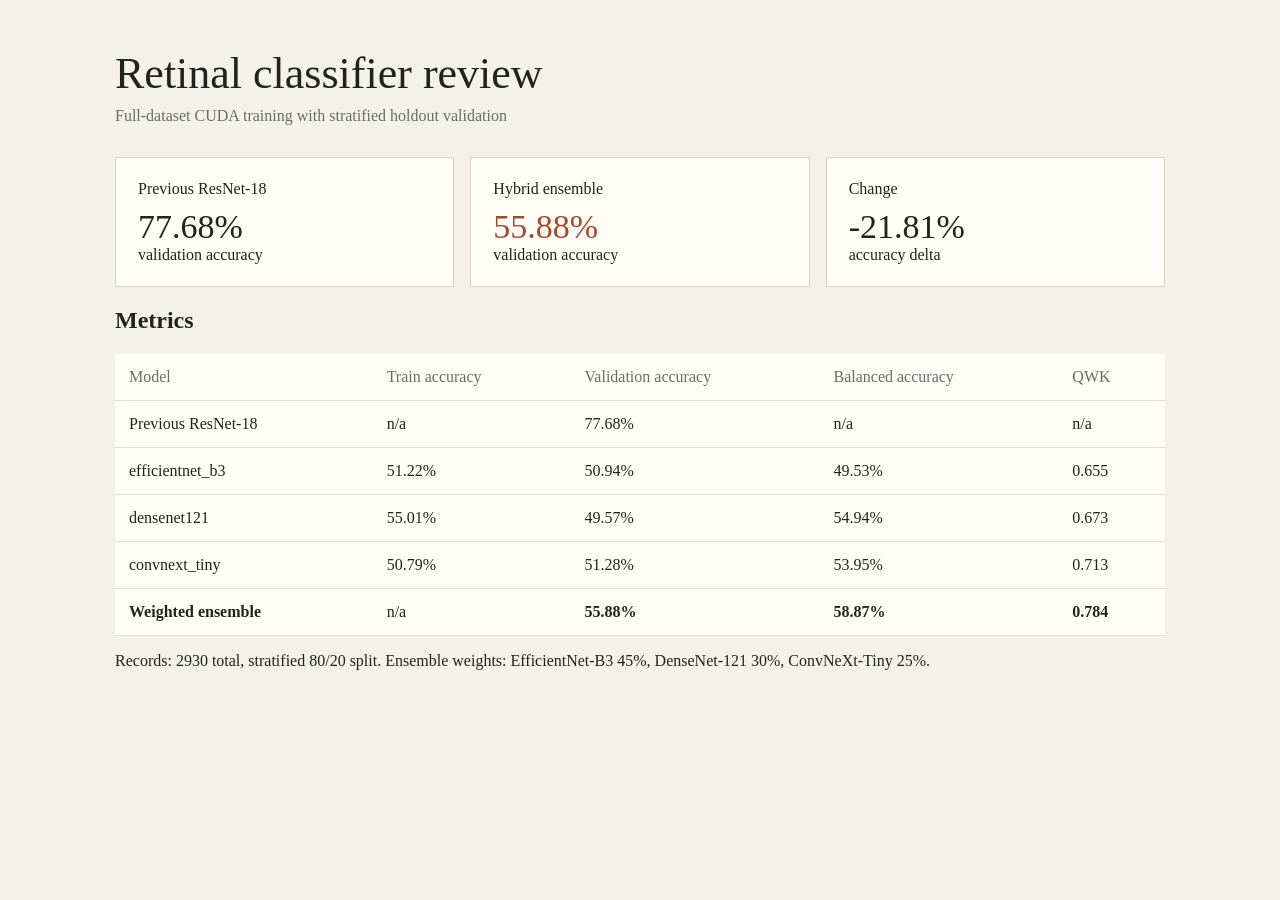
<file: metrics_dashboard.html>
<!doctype html><html><head><meta charset="utf-8"><title>DR model comparison</title><style>body{margin:0;background:#f4f1ea;color:#20241f;font:16px Georgia,serif}main{max-width:1050px;margin:0 auto;padding:48px 24px}h1{font-size:44px;font-weight:400;margin:0 0 8px}.sub{color:#667064;margin-bottom:32px}.grid{display:grid;grid-template-columns:repeat(3,1fr);gap:16px}.card{background:#fffdf8;border:1px solid #d8d3c8;padding:22px}.value{font-size:34px;margin-top:10px}table{width:100%;border-collapse:collapse;background:#fffdf8;margin-top:16px}th,td{padding:14px;text-align:left;border-bottom:1px solid #e4dfd5}th{color:#667064;font-weight:400}.accent{color:#a34b2d}@media(max-width:700px){h1{font-size:34px}.grid{grid-template-columns:1fr}main{padding:28px 16px}}</style></head><body><main><h1>Retinal classifier review</h1><div class="sub">Full-dataset CUDA training with stratified holdout validation</div><section class="grid"><div class="card"><div>Previous ResNet-18</div><div class="value">77.68%</div><div>validation accuracy</div></div><div class="card"><div>Hybrid ensemble</div><div class="value accent">55.88%</div><div>validation accuracy</div></div><div class="card"><div>Change</div><div class="value">-21.81%</div><div>accuracy delta</div></div></section><h2>Metrics</h2><table><thead><tr><th>Model</th><th>Train accuracy</th><th>Validation accuracy</th><th>Balanced accuracy</th><th>QWK</th></tr></thead><tbody><tr><td>Previous ResNet-18</td><td>n/a</td><td>77.68%</td><td>n/a</td><td>n/a</td></tr><tr><td>efficientnet_b3</td><td>51.22%</td><td>50.94%</td><td>49.53%</td><td>0.655</td></tr><tr><td>densenet121</td><td>55.01%</td><td>49.57%</td><td>54.94%</td><td>0.673</td></tr><tr><td>convnext_tiny</td><td>50.79%</td><td>51.28%</td><td>53.95%</td><td>0.713</td></tr><tr><td><strong>Weighted ensemble</strong></td><td>n/a</td><td><strong>55.88%</strong></td><td><strong>58.87%</strong></td><td><strong>0.784</strong></td></tr></tbody></table><p>Records: 2930 total, stratified 80/20 split. Ensemble weights: EfficientNet-B3 45%, DenseNet-121 30%, ConvNeXt-Tiny 25%.</p></main></body></html>
</file>
